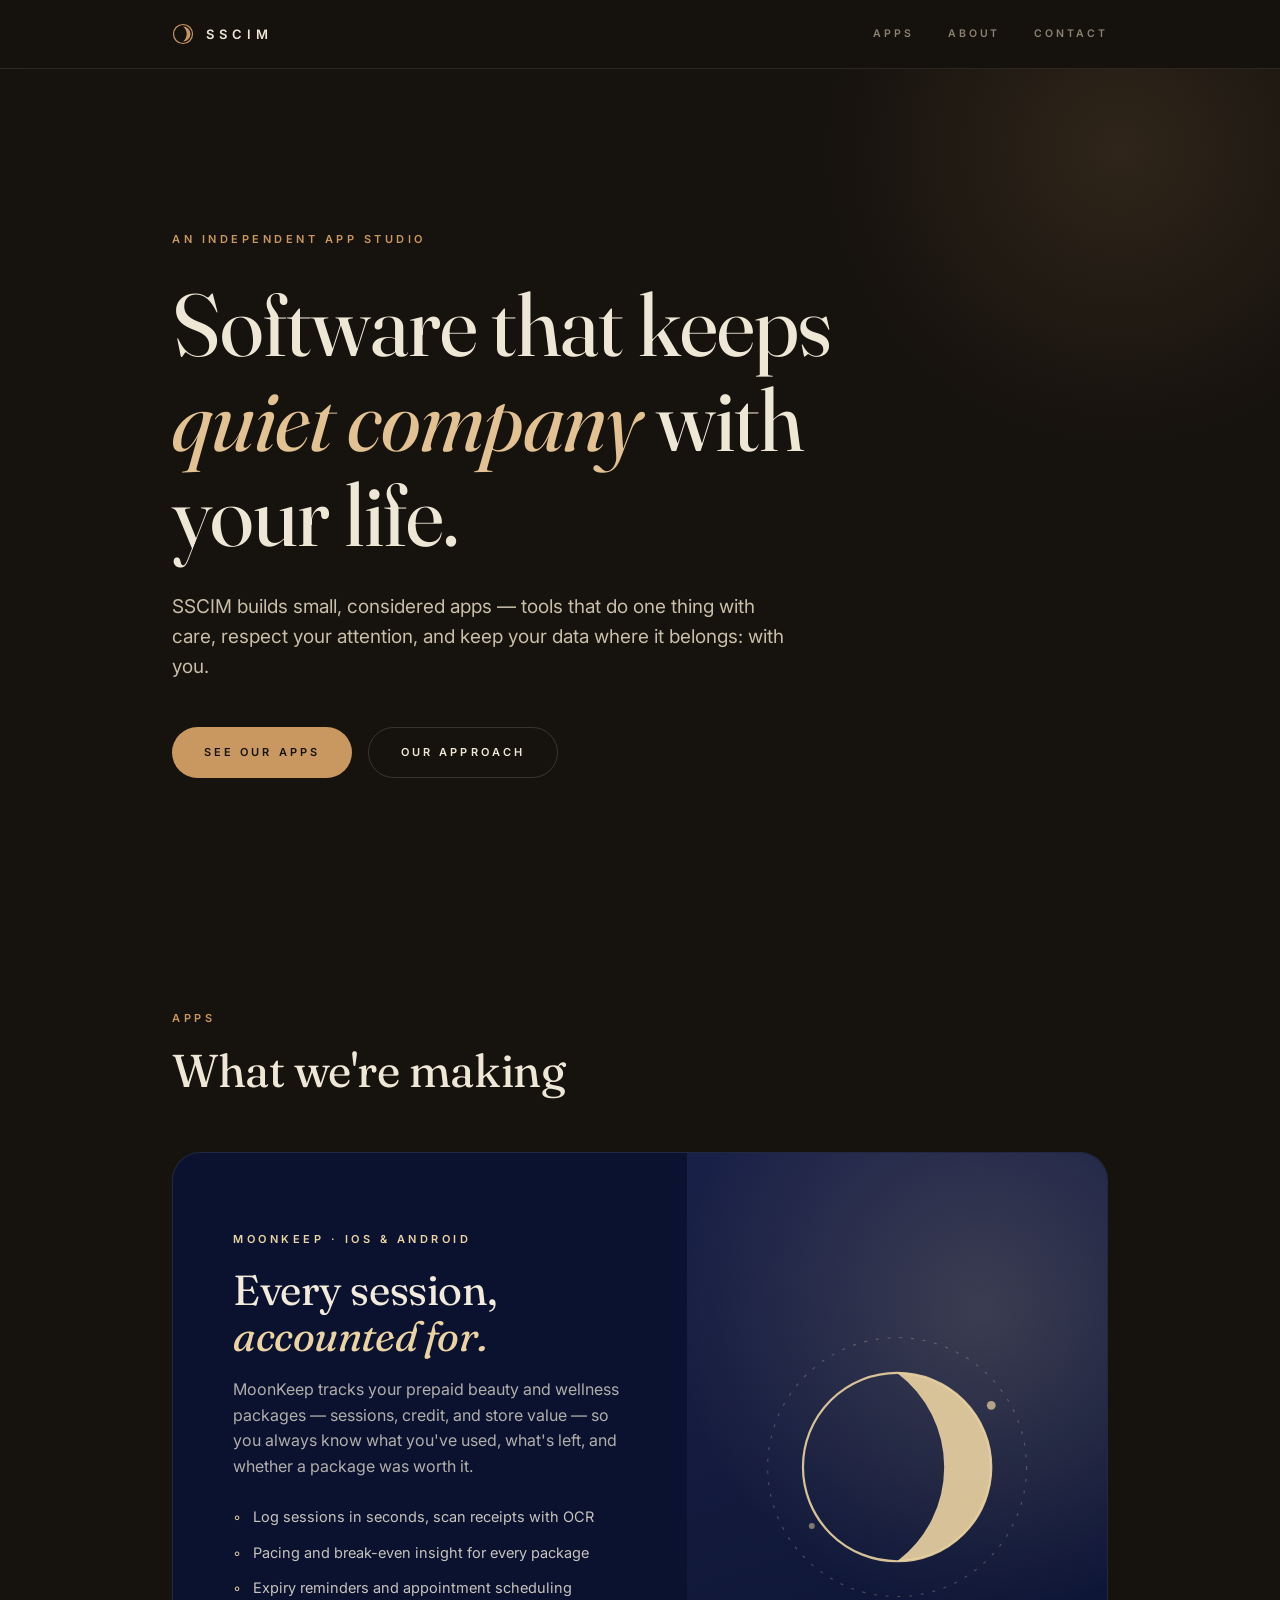
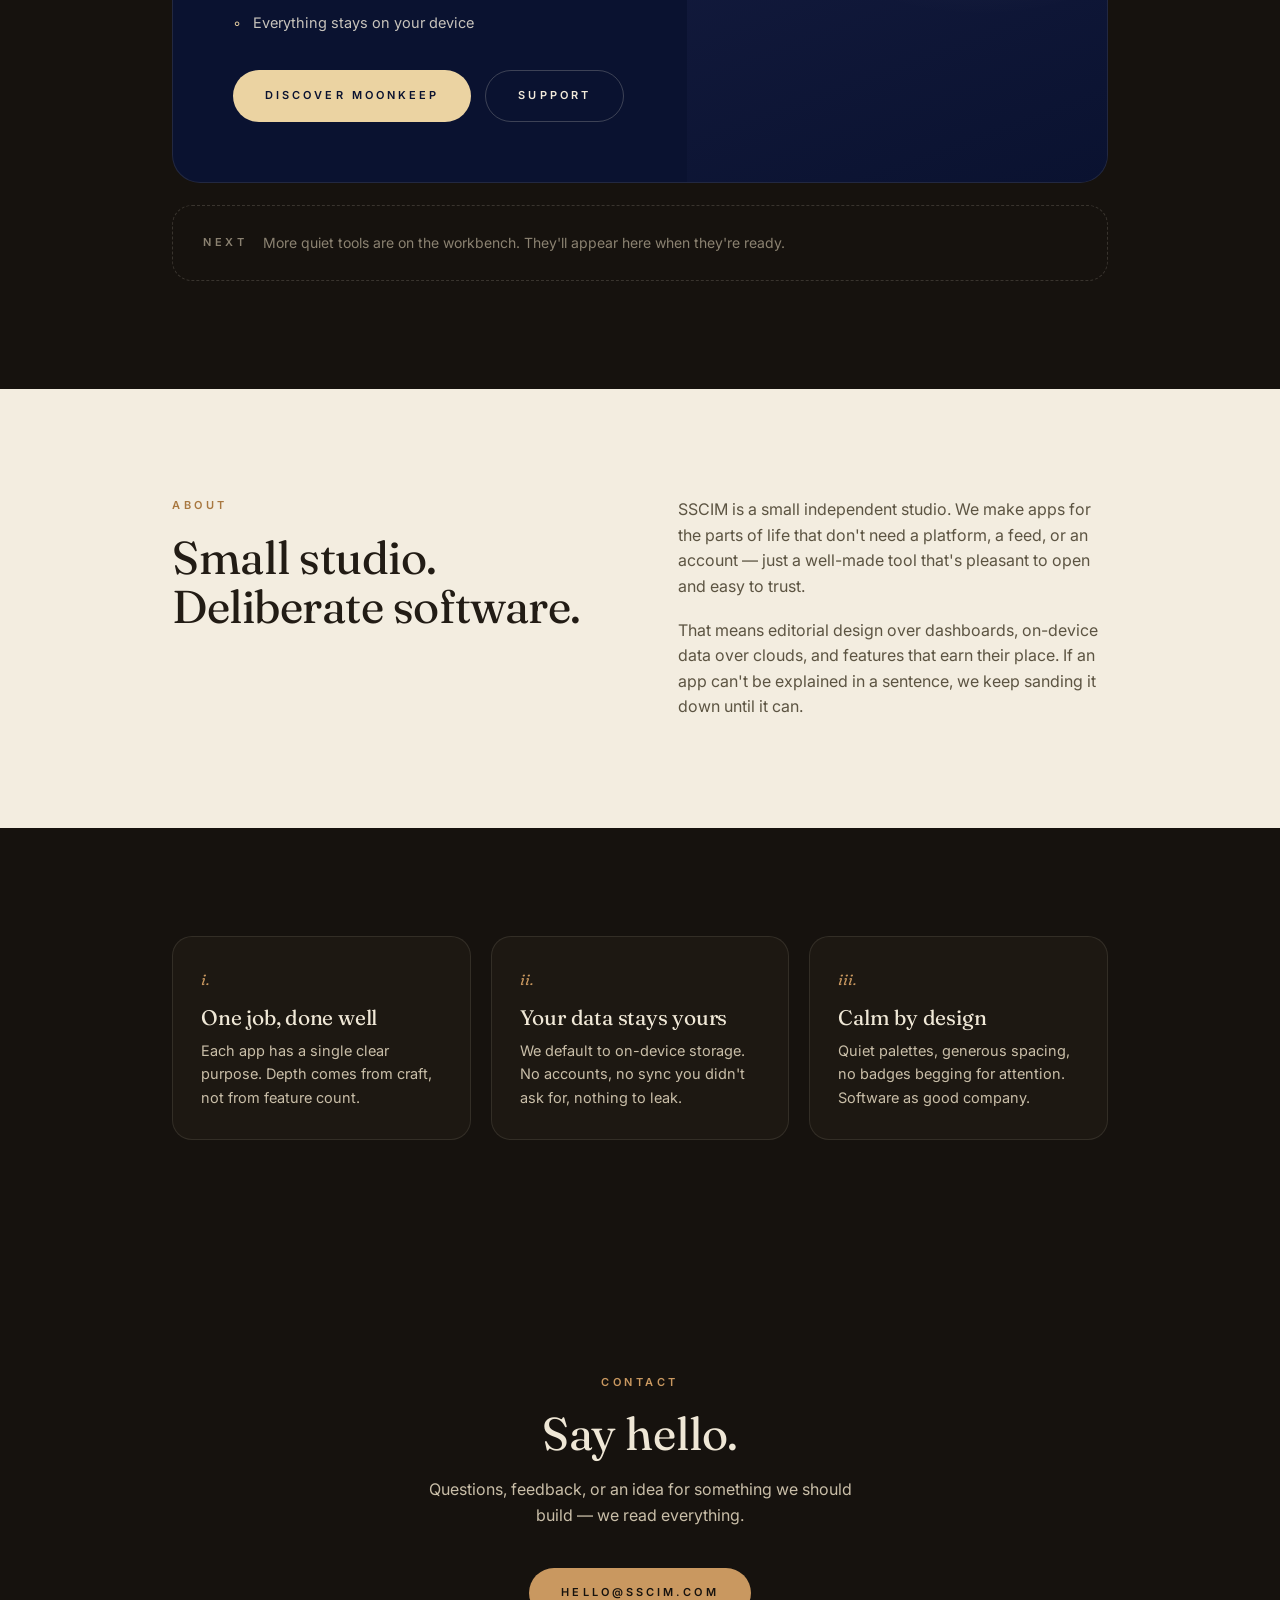
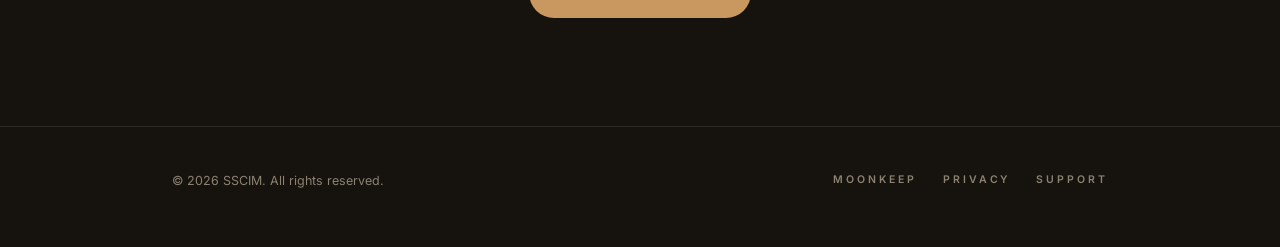
<file: index.html>
<!DOCTYPE html>
<html lang="en">
<head>
  <meta charset="UTF-8">
  <meta name="viewport" content="width=device-width, initial-scale=1.0">
  <title>SSCIM — Calm, considered apps</title>
  <meta name="description" content="SSCIM is an independent studio building calm, considered apps for everyday life. Home of MoonKeep.">
  <link rel="preconnect" href="https://fonts.googleapis.com">
  <link rel="preconnect" href="https://fonts.gstatic.com" crossorigin>
  <link href="https://fonts.googleapis.com/css2?family=Fraunces:ital,opsz,wght@0,9..144,300..600;1,9..144,300..600&family=Inter:wght@400;500;600&display=swap" rel="stylesheet">
  <link rel="stylesheet" href="styles.css">
</head>
<body>

  <header class="site-header">
    <div class="wrap">
      <a class="wordmark" href="index.html" aria-label="SSCIM home">
        <svg width="22" height="22" viewBox="0 0 22 22" fill="none" aria-hidden="true">
          <circle cx="11" cy="11" r="9.5" stroke="#C99860" stroke-width="1.2"/>
          <path d="M11 3.5 A 7.5 7.5 0 0 1 11 18.5 A 9.5 9.5 0 0 0 11 3.5 Z" fill="#C99860"/>
        </svg>
        SSCIM
      </a>
      <nav class="site-nav">
        <a href="#apps">Apps</a>
        <a href="#about" class="hide-sm">About</a>
        <a href="#contact">Contact</a>
      </nav>
    </div>
  </header>

  <main>

    <section class="hero">
      <div class="wrap">
        <p class="tracked kicker">An independent app studio</p>
        <h1>Software that keeps <em>quiet company</em> with your life.</h1>
        <p class="lede">
          SSCIM builds small, considered apps — tools that do one thing with
          care, respect your attention, and keep your data where it belongs:
          with you.
        </p>
        <div class="actions">
          <a class="btn btn-solid" href="#apps">See our apps</a>
          <a class="btn btn-ghost" href="#about">Our approach</a>
        </div>
      </div>
    </section>

    <section id="apps">
      <div class="wrap">
        <div class="section-head">
          <p class="tracked kicker">Apps</p>
          <h2>What we're making</h2>
        </div>

        <article class="app-card moonkeep">
          <div class="app-copy">
            <p class="tracked kicker">MoonKeep · iOS &amp; Android</p>
            <h3>Every session, <em>accounted for.</em></h3>
            <p>
              MoonKeep tracks your prepaid beauty and wellness packages —
              sessions, credit, and store value — so you always know what
              you've used, what's left, and whether a package was worth it.
            </p>
            <ul>
              <li>Log sessions in seconds, scan receipts with OCR</li>
              <li>Pacing and break-even insight for every package</li>
              <li>Expiry reminders and appointment scheduling</li>
              <li>Everything stays on your device</li>
            </ul>
            <div class="app-actions">
              <a class="btn btn-solid" href="moonkeep.html">Discover MoonKeep</a>
              <a class="btn btn-ghost" href="support.html">Support</a>
            </div>
          </div>
          <div class="app-visual" aria-hidden="true">
            <svg viewBox="0 0 200 200" fill="none">
              <circle cx="100" cy="100" r="64" stroke="#EBD3A2" stroke-width="1.5" opacity="0.9"/>
              <path d="M100 36 A 64 64 0 0 1 100 164 A 80 80 0 0 0 100 36 Z" fill="#EBD3A2" opacity="0.9"/>
              <circle cx="100" cy="100" r="88" stroke="#EBD3A2" stroke-width="0.75" opacity="0.28" stroke-dasharray="2 6"/>
              <circle cx="164" cy="58" r="3" fill="#EBD3A2" opacity="0.7"/>
              <circle cx="42" cy="140" r="2" fill="#EBD3A2" opacity="0.5"/>
            </svg>
          </div>
        </article>

        <div class="apps-coming">
          <span class="tracked">Next</span>
          <span>More quiet tools are on the workbench. They'll appear here when they're ready.</span>
        </div>
      </div>
    </section>

    <section id="about" class="band-light">
      <div class="wrap about-grid">
        <div>
          <p class="tracked kicker">About</p>
          <h2>Small studio.<br>Deliberate software.</h2>
        </div>
        <div class="about-copy">
          <p>
            SSCIM is a small independent studio. We make apps for the parts of
            life that don't need a platform, a feed, or an account — just a
            well-made tool that's pleasant to open and easy to trust.
          </p>
          <p>
            That means editorial design over dashboards, on-device data over
            clouds, and features that earn their place. If an app can't be
            explained in a sentence, we keep sanding it down until it can.
          </p>
        </div>
      </div>
    </section>

    <section class="wrap" style="padding-left: 0; padding-right: 0;">
      <div class="wrap">
        <div class="principles">
          <div class="principle">
            <span class="num">i.</span>
            <h3>One job, done well</h3>
            <p>Each app has a single clear purpose. Depth comes from craft, not from feature count.</p>
          </div>
          <div class="principle">
            <span class="num">ii.</span>
            <h3>Your data stays yours</h3>
            <p>We default to on-device storage. No accounts, no sync you didn't ask for, nothing to leak.</p>
          </div>
          <div class="principle">
            <span class="num">iii.</span>
            <h3>Calm by design</h3>
            <p>Quiet palettes, generous spacing, no badges begging for attention. Software as good company.</p>
          </div>
        </div>
      </div>
    </section>

    <section id="contact" class="contact">
      <div class="wrap">
        <p class="tracked kicker" style="color: var(--bronze); margin-bottom: 18px;">Contact</p>
        <h2>Say hello.</h2>
        <p>Questions, feedback, or an idea for something we should build — we read everything.</p>
        <div class="actions">
          <a class="btn btn-solid" href="mailto:hello@sscim.com">hello@sscim.com</a>
        </div>
      </div>
    </section>

  </main>

  <footer class="site-footer">
    <div class="wrap">
      <span class="fine">© 2026 SSCIM. All rights reserved.</span>
      <nav>
        <a href="moonkeep.html">MoonKeep</a>
        <a href="privacy.html">Privacy</a>
        <a href="support.html">Support</a>
      </nav>
    </div>
  </footer>

</body>
</html>
</file>
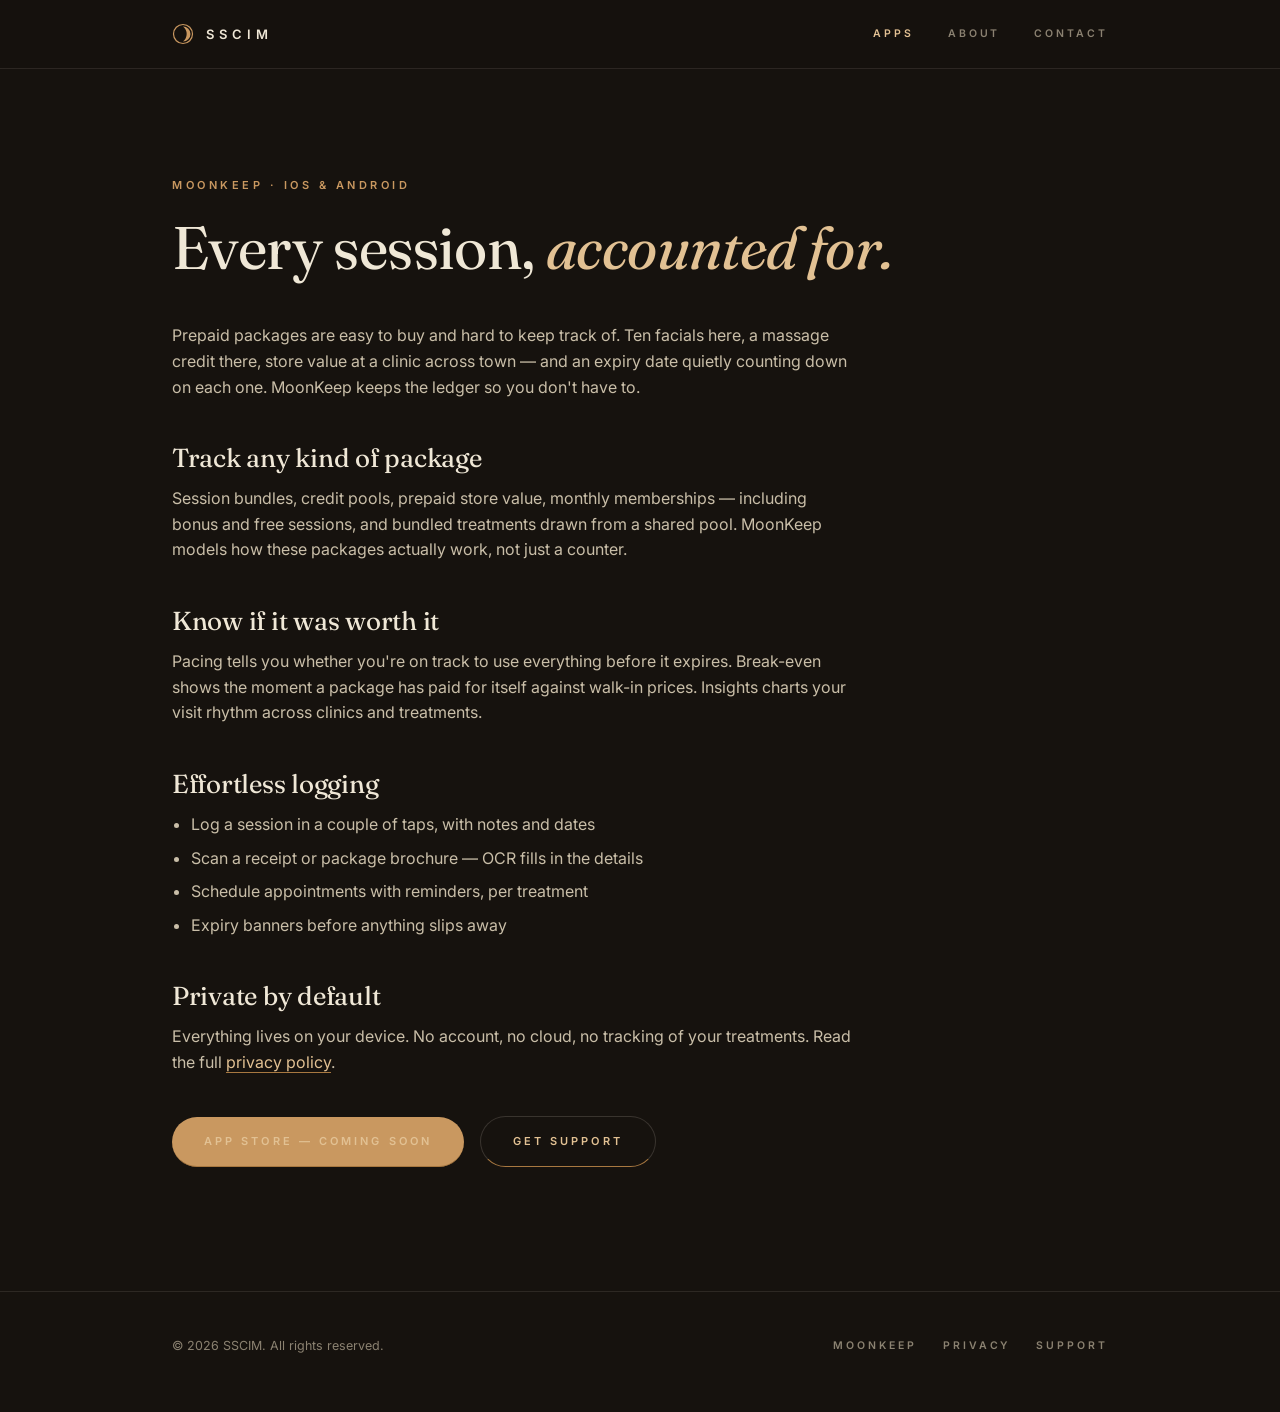
<file: moonkeep.html>
<!DOCTYPE html>
<html lang="en">
<head>
  <meta charset="UTF-8">
  <meta name="viewport" content="width=device-width, initial-scale=1.0">
  <title>MoonKeep — Every session, accounted for · SSCIM</title>
  <meta name="description" content="MoonKeep tracks your prepaid beauty and wellness packages — sessions, credit, and store value — entirely on your device.">
  <link rel="preconnect" href="https://fonts.googleapis.com">
  <link rel="preconnect" href="https://fonts.gstatic.com" crossorigin>
  <link href="https://fonts.googleapis.com/css2?family=Fraunces:ital,opsz,wght@0,9..144,300..600;1,9..144,300..600&family=Inter:wght@400;500;600&display=swap" rel="stylesheet">
  <link rel="stylesheet" href="styles.css">
</head>
<body>

  <header class="site-header">
    <div class="wrap">
      <a class="wordmark" href="index.html" aria-label="SSCIM home">
        <svg width="22" height="22" viewBox="0 0 22 22" fill="none" aria-hidden="true">
          <circle cx="11" cy="11" r="9.5" stroke="#C99860" stroke-width="1.2"/>
          <path d="M11 3.5 A 7.5 7.5 0 0 1 11 18.5 A 9.5 9.5 0 0 0 11 3.5 Z" fill="#C99860"/>
        </svg>
        SSCIM
      </a>
      <nav class="site-nav">
        <a href="index.html#apps" class="active">Apps</a>
        <a href="index.html#about" class="hide-sm">About</a>
        <a href="index.html#contact">Contact</a>
      </nav>
    </div>
  </header>

  <main class="prose-page">
    <div class="wrap">
      <p class="tracked kicker">MoonKeep · iOS &amp; Android</p>
      <h1>Every session, <em style="color: var(--bronze-soft);">accounted for.</em></h1>

      <div class="prose">
        <p>
          Prepaid packages are easy to buy and hard to keep track of. Ten
          facials here, a massage credit there, store value at a clinic across
          town — and an expiry date quietly counting down on each one.
          MoonKeep keeps the ledger so you don't have to.
        </p>

        <h2>Track any kind of package</h2>
        <p>
          Session bundles, credit pools, prepaid store value, monthly
          memberships — including bonus and free sessions, and bundled
          treatments drawn from a shared pool. MoonKeep models how these
          packages actually work, not just a counter.
        </p>

        <h2>Know if it was worth it</h2>
        <p>
          Pacing tells you whether you're on track to use everything before it
          expires. Break-even shows the moment a package has paid for itself
          against walk-in prices. Insights charts your visit rhythm across
          clinics and treatments.
        </p>

        <h2>Effortless logging</h2>
        <ul>
          <li>Log a session in a couple of taps, with notes and dates</li>
          <li>Scan a receipt or package brochure — OCR fills in the details</li>
          <li>Schedule appointments with reminders, per treatment</li>
          <li>Expiry banners before anything slips away</li>
        </ul>

        <h2>Private by default</h2>
        <p>
          Everything lives on your device. No account, no cloud, no tracking
          of your treatments. Read the full <a href="privacy.html">privacy
          policy</a>.
        </p>

        <p style="margin-top: 40px;">
          <a class="btn btn-solid" href="#" aria-disabled="true">App Store — coming soon</a>
          &nbsp;&nbsp;
          <a class="btn btn-ghost" href="support.html">Get support</a>
        </p>
      </div>
    </div>
  </main>

  <footer class="site-footer">
    <div class="wrap">
      <span class="fine">© 2026 SSCIM. All rights reserved.</span>
      <nav>
        <a href="moonkeep.html">MoonKeep</a>
        <a href="privacy.html">Privacy</a>
        <a href="support.html">Support</a>
      </nav>
    </div>
  </footer>

</body>
</html>
</file>
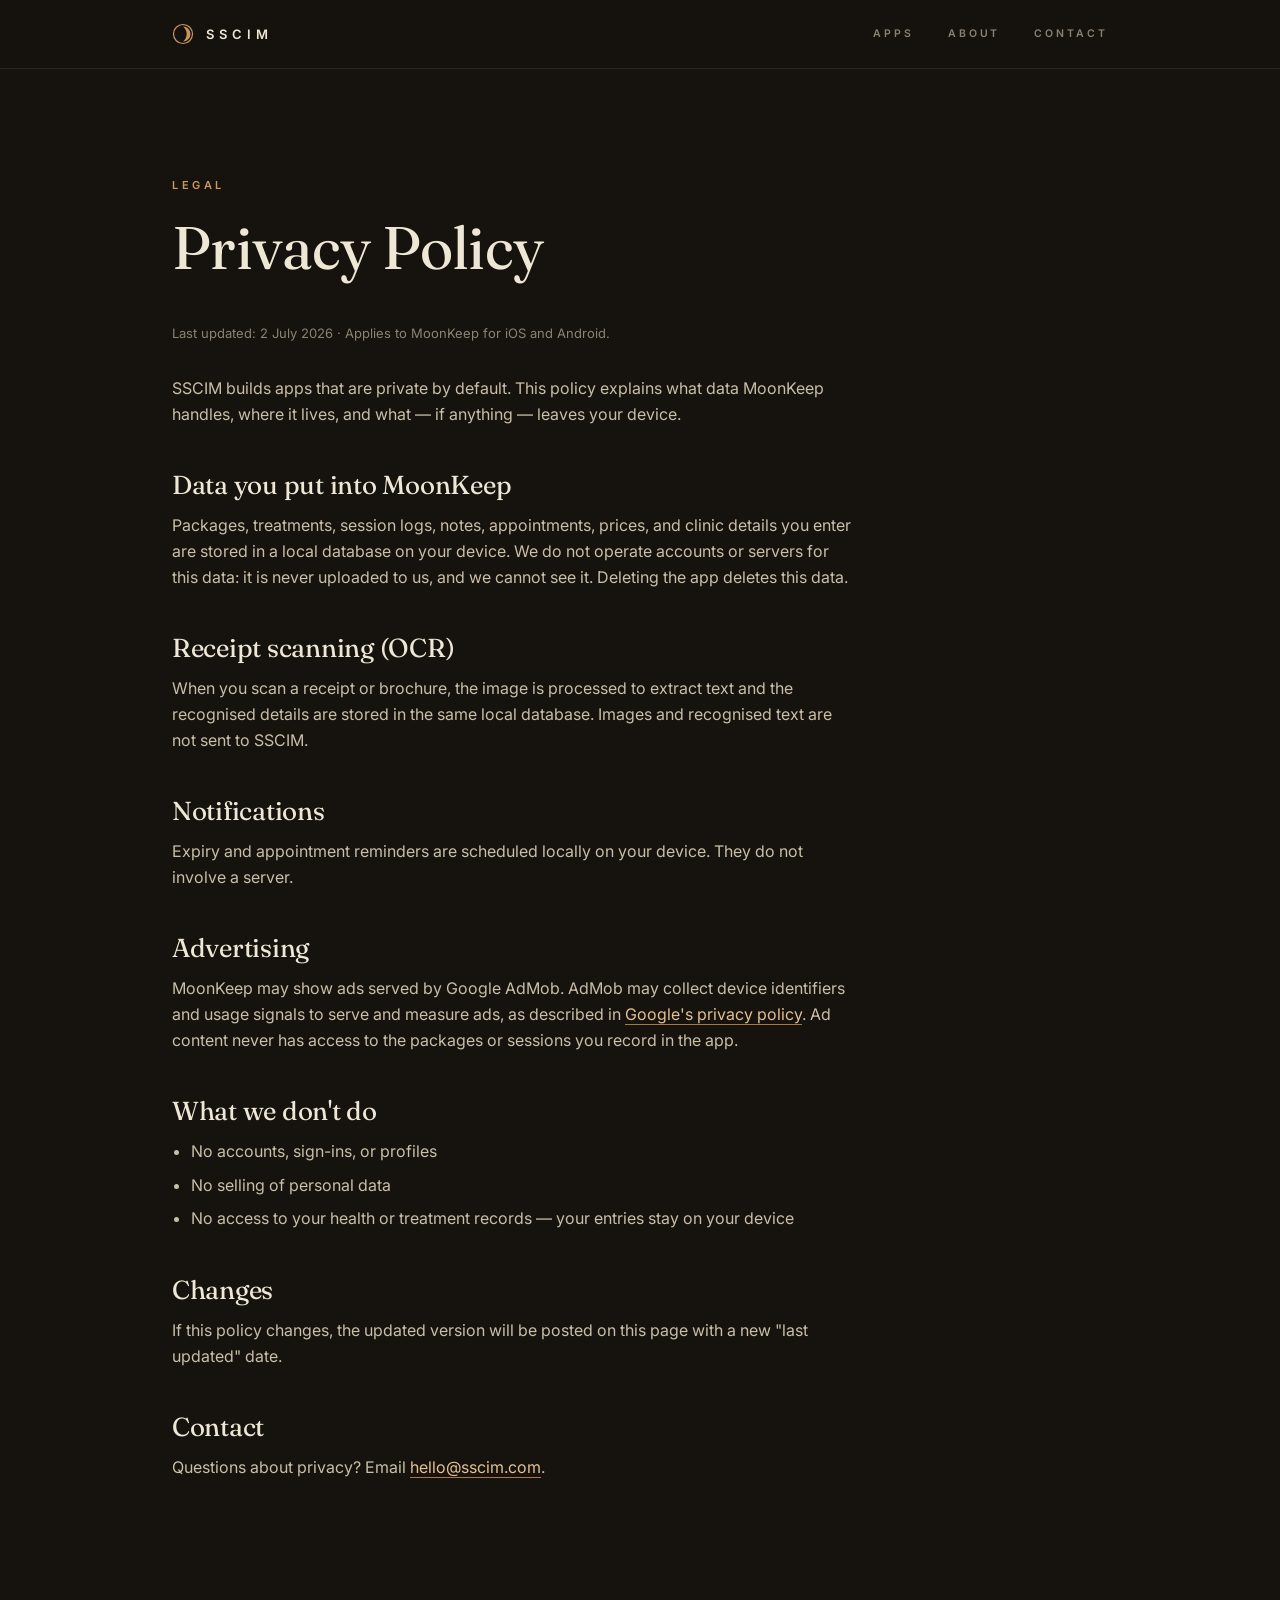
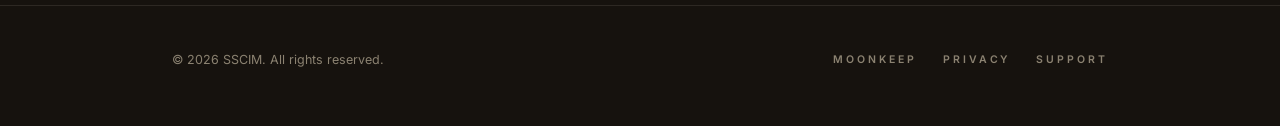
<file: privacy.html>
<!DOCTYPE html>
<html lang="en">
<head>
  <meta charset="UTF-8">
  <meta name="viewport" content="width=device-width, initial-scale=1.0">
  <title>Privacy Policy · SSCIM</title>
  <meta name="description" content="Privacy policy for SSCIM apps, including MoonKeep.">
  <link rel="preconnect" href="https://fonts.googleapis.com">
  <link rel="preconnect" href="https://fonts.gstatic.com" crossorigin>
  <link href="https://fonts.googleapis.com/css2?family=Fraunces:ital,opsz,wght@0,9..144,300..600;1,9..144,300..600&family=Inter:wght@400;500;600&display=swap" rel="stylesheet">
  <link rel="stylesheet" href="styles.css">
</head>
<body>

  <header class="site-header">
    <div class="wrap">
      <a class="wordmark" href="index.html" aria-label="SSCIM home">
        <svg width="22" height="22" viewBox="0 0 22 22" fill="none" aria-hidden="true">
          <circle cx="11" cy="11" r="9.5" stroke="#C99860" stroke-width="1.2"/>
          <path d="M11 3.5 A 7.5 7.5 0 0 1 11 18.5 A 9.5 9.5 0 0 0 11 3.5 Z" fill="#C99860"/>
        </svg>
        SSCIM
      </a>
      <nav class="site-nav">
        <a href="index.html#apps">Apps</a>
        <a href="index.html#about" class="hide-sm">About</a>
        <a href="index.html#contact">Contact</a>
      </nav>
    </div>
  </header>

  <main class="prose-page">
    <div class="wrap">
      <p class="tracked kicker">Legal</p>
      <h1>Privacy Policy</h1>

      <div class="prose">
        <p class="updated">Last updated: 2 July 2026 · Applies to MoonKeep for iOS and Android.</p>

        <p>
          SSCIM builds apps that are private by default. This policy explains
          what data MoonKeep handles, where it lives, and what — if anything —
          leaves your device.
        </p>

        <h2>Data you put into MoonKeep</h2>
        <p>
          Packages, treatments, session logs, notes, appointments, prices, and
          clinic details you enter are stored in a local database on your
          device. We do not operate accounts or servers for this data: it is
          never uploaded to us, and we cannot see it. Deleting the app deletes
          this data.
        </p>

        <h2>Receipt scanning (OCR)</h2>
        <p>
          When you scan a receipt or brochure, the image is processed to
          extract text and the recognised details are stored in the same local
          database. Images and recognised text are not sent to SSCIM.
        </p>

        <h2>Notifications</h2>
        <p>
          Expiry and appointment reminders are scheduled locally on your
          device. They do not involve a server.
        </p>

        <h2>Advertising</h2>
        <p>
          MoonKeep may show ads served by Google AdMob. AdMob may collect
          device identifiers and usage signals to serve and measure ads, as
          described in <a href="https://policies.google.com/privacy" rel="noopener">Google's
          privacy policy</a>. Ad content never has access to the packages or
          sessions you record in the app.
        </p>

        <h2>What we don't do</h2>
        <ul>
          <li>No accounts, sign-ins, or profiles</li>
          <li>No selling of personal data</li>
          <li>No access to your health or treatment records — your entries stay on your device</li>
        </ul>

        <h2>Changes</h2>
        <p>
          If this policy changes, the updated version will be posted on this
          page with a new "last updated" date.
        </p>

        <h2>Contact</h2>
        <p>
          Questions about privacy? Email
          <a href="mailto:hello@sscim.com">hello@sscim.com</a>.
        </p>
      </div>
    </div>
  </main>

  <footer class="site-footer">
    <div class="wrap">
      <span class="fine">© 2026 SSCIM. All rights reserved.</span>
      <nav>
        <a href="moonkeep.html">MoonKeep</a>
        <a href="privacy.html">Privacy</a>
        <a href="support.html">Support</a>
      </nav>
    </div>
  </footer>

</body>
</html>
</file>
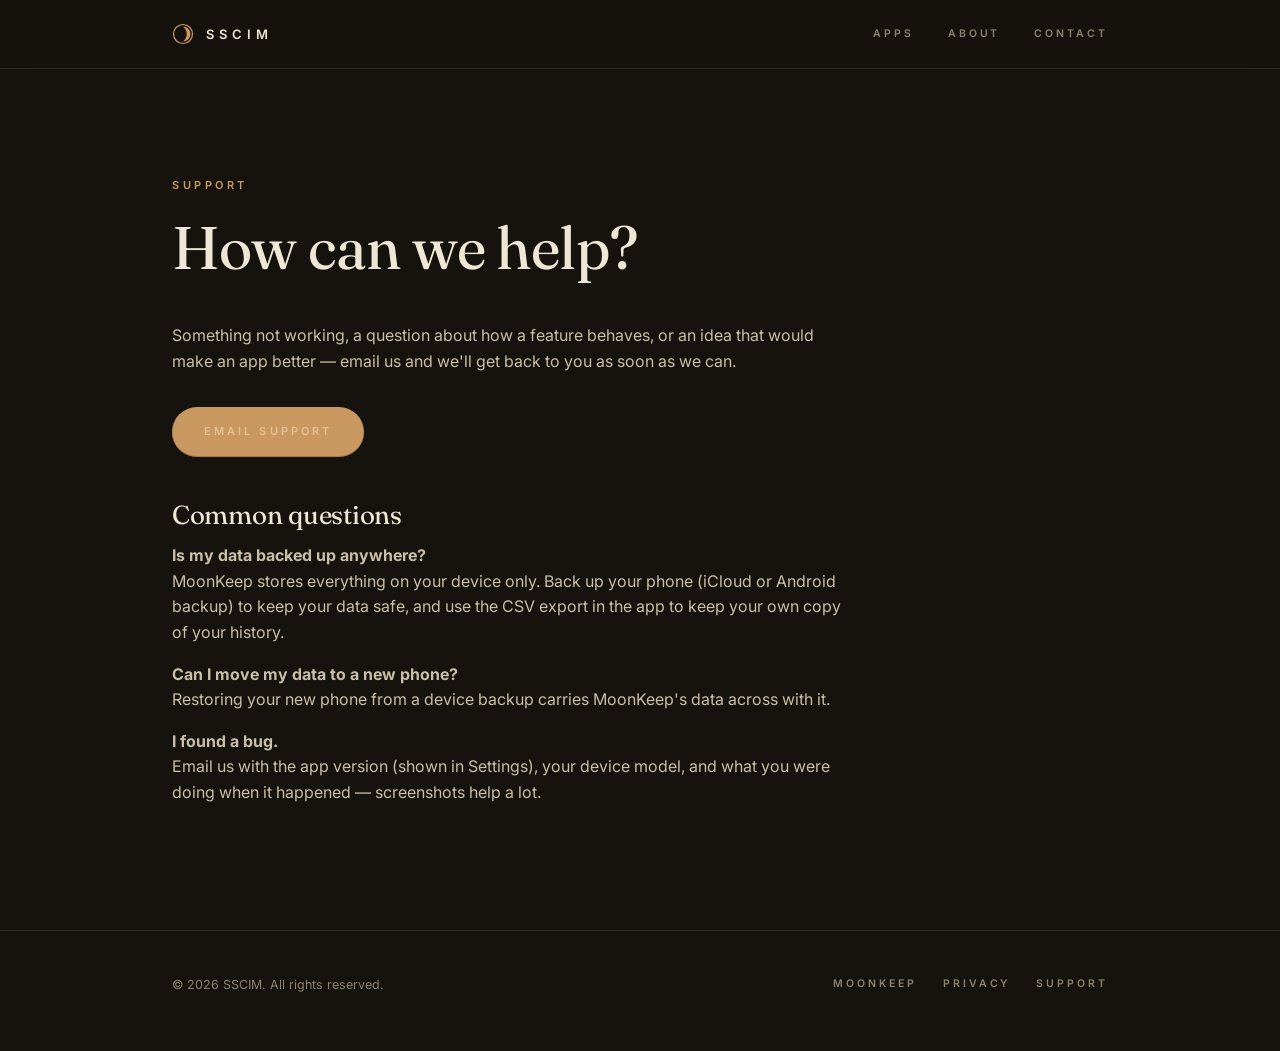
<file: support.html>
<!DOCTYPE html>
<html lang="en">
<head>
  <meta charset="UTF-8">
  <meta name="viewport" content="width=device-width, initial-scale=1.0">
  <title>Support · SSCIM</title>
  <meta name="description" content="Get help with MoonKeep and other SSCIM apps.">
  <link rel="preconnect" href="https://fonts.googleapis.com">
  <link rel="preconnect" href="https://fonts.gstatic.com" crossorigin>
  <link href="https://fonts.googleapis.com/css2?family=Fraunces:ital,opsz,wght@0,9..144,300..600;1,9..144,300..600&family=Inter:wght@400;500;600&display=swap" rel="stylesheet">
  <link rel="stylesheet" href="styles.css">
</head>
<body>

  <header class="site-header">
    <div class="wrap">
      <a class="wordmark" href="index.html" aria-label="SSCIM home">
        <svg width="22" height="22" viewBox="0 0 22 22" fill="none" aria-hidden="true">
          <circle cx="11" cy="11" r="9.5" stroke="#C99860" stroke-width="1.2"/>
          <path d="M11 3.5 A 7.5 7.5 0 0 1 11 18.5 A 9.5 9.5 0 0 0 11 3.5 Z" fill="#C99860"/>
        </svg>
        SSCIM
      </a>
      <nav class="site-nav">
        <a href="index.html#apps">Apps</a>
        <a href="index.html#about" class="hide-sm">About</a>
        <a href="index.html#contact">Contact</a>
      </nav>
    </div>
  </header>

  <main class="prose-page">
    <div class="wrap">
      <p class="tracked kicker">Support</p>
      <h1>How can we help?</h1>

      <div class="prose">
        <p>
          Something not working, a question about how a feature behaves, or an
          idea that would make an app better — email us and we'll get back to
          you as soon as we can.
        </p>

        <p style="margin-top: 32px;">
          <a class="btn btn-solid" href="mailto:hello@sscim.com?subject=MoonKeep%20support">Email support</a>
        </p>

        <h2>Common questions</h2>

        <p><strong>Is my data backed up anywhere?</strong><br>
        MoonKeep stores everything on your device only. Back up your phone
        (iCloud or Android backup) to keep your data safe, and use the CSV
        export in the app to keep your own copy of your history.</p>

        <p><strong>Can I move my data to a new phone?</strong><br>
        Restoring your new phone from a device backup carries MoonKeep's data
        across with it.</p>

        <p><strong>I found a bug.</strong><br>
        Email us with the app version (shown in Settings), your device model,
        and what you were doing when it happened — screenshots help a lot.</p>
      </div>
    </div>
  </main>

  <footer class="site-footer">
    <div class="wrap">
      <span class="fine">© 2026 SSCIM. All rights reserved.</span>
      <nav>
        <a href="moonkeep.html">MoonKeep</a>
        <a href="privacy.html">Privacy</a>
        <a href="support.html">Support</a>
      </nav>
    </div>
  </footer>

</body>
</html>
</file>
<file: styles.css>
/* ──────────────────────────────────────────────────────────────────────────
   SSCIM — parent studio site
   Editorial DNA shared with MoonKeep (serif display, tracked caps, warm
   restraint) on its own palette: warm ink + parchment + burnished bronze.
   MoonKeep's midnight-navy/gold appears only inside its product card.
   ────────────────────────────────────────────────────────────────────────── */

:root {
  /* Surfaces — warm ink (espresso, not navy) */
  --ink:           #16120E;
  --ink-alt:       #1D1812;
  --ink-raised:    #262019;
  --ink-elevated:  #302921;

  /* Parchment tier (light sections) */
  --parchment:     #F3EDE0;
  --parchment-alt: #EAE2D0;

  /* Foreground */
  --fg:            #EFE7D6;
  --fg-muted:      #C9BEA8;
  --fg-subtle:     #8B8271;
  --fg-on-light:   #221C15;
  --fg-on-light-muted: #5C5442;

  /* Accent — burnished bronze (adjacent to MoonKeep's gold, but its own) */
  --bronze:        #C99860;
  --bronze-deep:   #A87840;
  --bronze-soft:   #E2C193;
  --bronze-glow:   rgba(201, 152, 96, 0.14);

  /* MoonKeep brand tokens — used only in its product card */
  --mk-navy:       #0A1230;
  --mk-navy-raised:#1A2148;
  --mk-gold:       #EBD3A2;
  --mk-cream:      #F2EADA;

  /* Hairlines */
  --border:        rgba(239, 231, 214, 0.10);
  --hairline:      rgba(239, 231, 214, 0.16);
  --border-on-light: rgba(34, 28, 21, 0.14);

  /* Type */
  --display: "Fraunces", Georgia, serif;
  --ui: "Inter", -apple-system, BlinkMacSystemFont, "Segoe UI", sans-serif;

  /* Rhythm */
  --gutter: clamp(24px, 6vw, 72px);
  --section-gap: clamp(72px, 12vh, 140px);
  --radius-card: 20px;
  --radius-large: 28px;
}

* { margin: 0; padding: 0; box-sizing: border-box; }

html { scroll-behavior: smooth; }

body {
  font-family: var(--ui);
  font-size: 16px;
  line-height: 1.6;
  color: var(--fg);
  background: var(--ink);
  -webkit-font-smoothing: antialiased;
}

::selection { background: var(--bronze); color: var(--ink); }

/* ── Shared primitives ─────────────────────────────────────────────────── */

.wrap {
  max-width: 1080px;
  margin: 0 auto;
  padding-left: var(--gutter);
  padding-right: var(--gutter);
}

.tracked {
  font-family: var(--ui);
  font-size: 11px;
  font-weight: 600;
  letter-spacing: 0.32em;
  text-transform: uppercase;
  color: var(--fg-subtle);
}

h1, h2, h3 {
  font-family: var(--display);
  font-weight: 420;
  line-height: 1.08;
  letter-spacing: -0.01em;
}

a { color: inherit; text-decoration: none; }

.btn {
  display: inline-flex;
  align-items: center;
  gap: 10px;
  padding: 16px 32px;
  border-radius: 999px;
  font-size: 11px;
  font-weight: 600;
  letter-spacing: 0.28em;
  text-transform: uppercase;
  transition: transform 0.25s ease, background 0.25s ease, border-color 0.25s ease;
}
.btn:hover { transform: translateY(-1px); }
.btn-solid { background: var(--bronze); color: var(--ink); }
.btn-solid:hover { background: var(--bronze-soft); }
.btn-ghost { border: 1px solid var(--hairline); color: var(--fg); }
.btn-ghost:hover { border-color: var(--bronze); color: var(--bronze-soft); }

/* ── Header ────────────────────────────────────────────────────────────── */

.site-header {
  position: sticky;
  top: 0;
  z-index: 20;
  background: color-mix(in srgb, var(--ink) 88%, transparent);
  backdrop-filter: blur(14px);
  -webkit-backdrop-filter: blur(14px);
  border-bottom: 1px solid var(--border);
}

.site-header .wrap {
  display: flex;
  align-items: center;
  justify-content: space-between;
  height: 68px;
}

.wordmark {
  display: flex;
  align-items: center;
  gap: 12px;
  font-size: 13px;
  font-weight: 600;
  letter-spacing: 0.38em;
  text-transform: uppercase;
  color: var(--fg);
}
.wordmark svg { display: block; }

.site-nav { display: flex; gap: 34px; }
.site-nav a {
  font-size: 10.5px;
  font-weight: 600;
  letter-spacing: 0.28em;
  text-transform: uppercase;
  color: var(--fg-subtle);
  transition: color 0.2s ease;
}
.site-nav a:hover, .site-nav a.active { color: var(--bronze-soft); }

/* ── Hero ──────────────────────────────────────────────────────────────── */

.hero {
  position: relative;
  padding: clamp(96px, 18vh, 200px) 0 var(--section-gap);
  overflow: hidden;
}
.hero::before {
  content: "";
  position: absolute;
  top: -240px;
  right: -160px;
  width: 640px;
  height: 640px;
  border-radius: 50%;
  background: radial-gradient(circle, var(--bronze-glow), transparent 65%);
  pointer-events: none;
}

.hero .kicker { margin-bottom: 28px; color: var(--bronze); }

.hero h1 {
  font-size: clamp(44px, 7.5vw, 88px);
  max-width: 15ch;
}
.hero h1 em {
  font-style: italic;
  color: var(--bronze-soft);
}

.hero p.lede {
  margin-top: 30px;
  max-width: 52ch;
  font-size: clamp(16px, 2vw, 19px);
  color: var(--fg-muted);
}

.hero .actions { margin-top: 44px; display: flex; gap: 16px; flex-wrap: wrap; }

/* ── Section scaffolding ───────────────────────────────────────────────── */

section { padding: var(--section-gap) 0; }

.section-head { margin-bottom: 56px; }
.section-head .kicker { color: var(--bronze); margin-bottom: 18px; }
.section-head h2 { font-size: clamp(30px, 4.4vw, 46px); }
.section-head p {
  margin-top: 16px;
  max-width: 56ch;
  color: var(--fg-muted);
}

/* ── Principles ────────────────────────────────────────────────────────── */

.principles {
  display: grid;
  grid-template-columns: repeat(auto-fit, minmax(240px, 1fr));
  gap: 20px;
}
.principle {
  padding: 30px 28px;
  border: 1px solid var(--border);
  border-radius: var(--radius-card);
  background: var(--ink-alt);
}
.principle .num {
  font-family: var(--display);
  font-style: italic;
  font-size: 15px;
  color: var(--bronze);
}
.principle h3 { margin-top: 14px; font-size: 21px; }
.principle p { margin-top: 10px; font-size: 14.5px; color: var(--fg-muted); }

/* ── Apps ──────────────────────────────────────────────────────────────── */

.app-card {
  display: grid;
  grid-template-columns: 1.1fr 0.9fr;
  border-radius: var(--radius-large);
  overflow: hidden;
  border: 1px solid var(--border);
}

/* MoonKeep card — the one place MoonKeep's own palette shows up */
.app-card.moonkeep { background: var(--mk-navy); }

.app-card .app-copy { padding: clamp(32px, 5vw, 60px); }
.app-card .app-copy .kicker { color: var(--mk-gold); margin-bottom: 20px; }
.app-card h3 {
  font-size: clamp(30px, 4vw, 42px);
  color: var(--mk-cream);
}
.app-card h3 em { font-style: italic; color: var(--mk-gold); }
.app-card p { margin-top: 18px; color: rgba(242, 234, 218, 0.72); max-width: 44ch; }

.app-card ul {
  margin-top: 26px;
  list-style: none;
  display: grid;
  gap: 12px;
}
.app-card ul li {
  display: flex;
  gap: 12px;
  align-items: baseline;
  font-size: 14.5px;
  color: rgba(242, 234, 218, 0.82);
}
.app-card ul li::before {
  content: "◦";
  color: var(--mk-gold);
  flex-shrink: 0;
}

.app-card .app-actions { margin-top: 36px; display: flex; gap: 14px; flex-wrap: wrap; }
.app-card .btn-solid { background: var(--mk-gold); color: var(--mk-navy); }
.app-card .btn-solid:hover { background: #F5E4BF; }
.app-card .btn-ghost { border-color: rgba(242, 234, 218, 0.22); color: var(--mk-cream); }
.app-card .btn-ghost:hover { border-color: var(--mk-gold); color: var(--mk-gold); }

.app-visual {
  position: relative;
  min-height: 320px;
  background:
    radial-gradient(circle at 70% 25%, rgba(235, 211, 162, 0.18), transparent 55%),
    linear-gradient(160deg, var(--mk-navy-raised), var(--mk-navy));
  display: flex;
  align-items: center;
  justify-content: center;
}
.app-visual svg { width: min(70%, 300px); height: auto; }

.apps-coming {
  margin-top: 22px;
  padding: 26px 30px;
  border: 1px dashed var(--hairline);
  border-radius: var(--radius-card);
  color: var(--fg-subtle);
  font-size: 14px;
  display: flex;
  align-items: center;
  gap: 16px;
}

/* ── Light band (about) ────────────────────────────────────────────────── */

.band-light {
  background: var(--parchment);
  color: var(--fg-on-light);
}
.band-light .kicker { color: var(--bronze-deep); }
.band-light p { color: var(--fg-on-light-muted); }
.band-light .about-grid {
  display: grid;
  grid-template-columns: 1fr 1fr;
  gap: clamp(32px, 6vw, 80px);
  align-items: start;
}
.band-light .about-grid h2 { font-size: clamp(30px, 4.4vw, 46px); }
.band-light .about-grid .kicker { margin-bottom: 18px; }
.band-light .about-copy p + p { margin-top: 18px; }

/* ── Contact / footer ──────────────────────────────────────────────────── */

.contact { text-align: center; }
.contact h2 { font-size: clamp(30px, 4.4vw, 46px); }
.contact p { margin: 18px auto 0; max-width: 46ch; color: var(--fg-muted); }
.contact .actions { margin-top: 40px; display: flex; justify-content: center; gap: 16px; }

.site-footer {
  border-top: 1px solid var(--border);
  padding: 44px 0 56px;
}
.site-footer .wrap {
  display: flex;
  flex-wrap: wrap;
  gap: 24px;
  align-items: center;
  justify-content: space-between;
}
.site-footer .fine {
  font-size: 12.5px;
  color: var(--fg-subtle);
}
.site-footer nav { display: flex; gap: 26px; }
.site-footer nav a {
  font-size: 10.5px;
  font-weight: 600;
  letter-spacing: 0.28em;
  text-transform: uppercase;
  color: var(--fg-subtle);
  transition: color 0.2s ease;
}
.site-footer nav a:hover { color: var(--bronze-soft); }

/* ── Prose pages (privacy / support / product) ─────────────────────────── */

.prose-page { padding: clamp(72px, 12vh, 120px) 0 var(--section-gap); }
.prose-page .kicker { color: var(--bronze); margin-bottom: 20px; }
.prose-page h1 { font-size: clamp(36px, 5.5vw, 60px); }
.prose {
  margin-top: 44px;
  max-width: 68ch;
}
.prose h2 {
  font-size: 26px;
  margin-top: 44px;
  margin-bottom: 14px;
}
.prose p { color: var(--fg-muted); margin-bottom: 16px; }
.prose ul { margin: 0 0 16px 1.2em; color: var(--fg-muted); }
.prose li { margin-bottom: 8px; }
.prose a { color: var(--bronze-soft); border-bottom: 1px solid var(--bronze-deep); }
.prose .updated { font-size: 13px; color: var(--fg-subtle); margin-bottom: 32px; }

/* ── Responsive ────────────────────────────────────────────────────────── */

@media (max-width: 820px) {
  .app-card { grid-template-columns: 1fr; }
  .app-visual { min-height: 240px; order: -1; }
  .band-light .about-grid { grid-template-columns: 1fr; }
  .site-nav { gap: 22px; }
  .site-nav a.hide-sm { display: none; }
}
</file>
